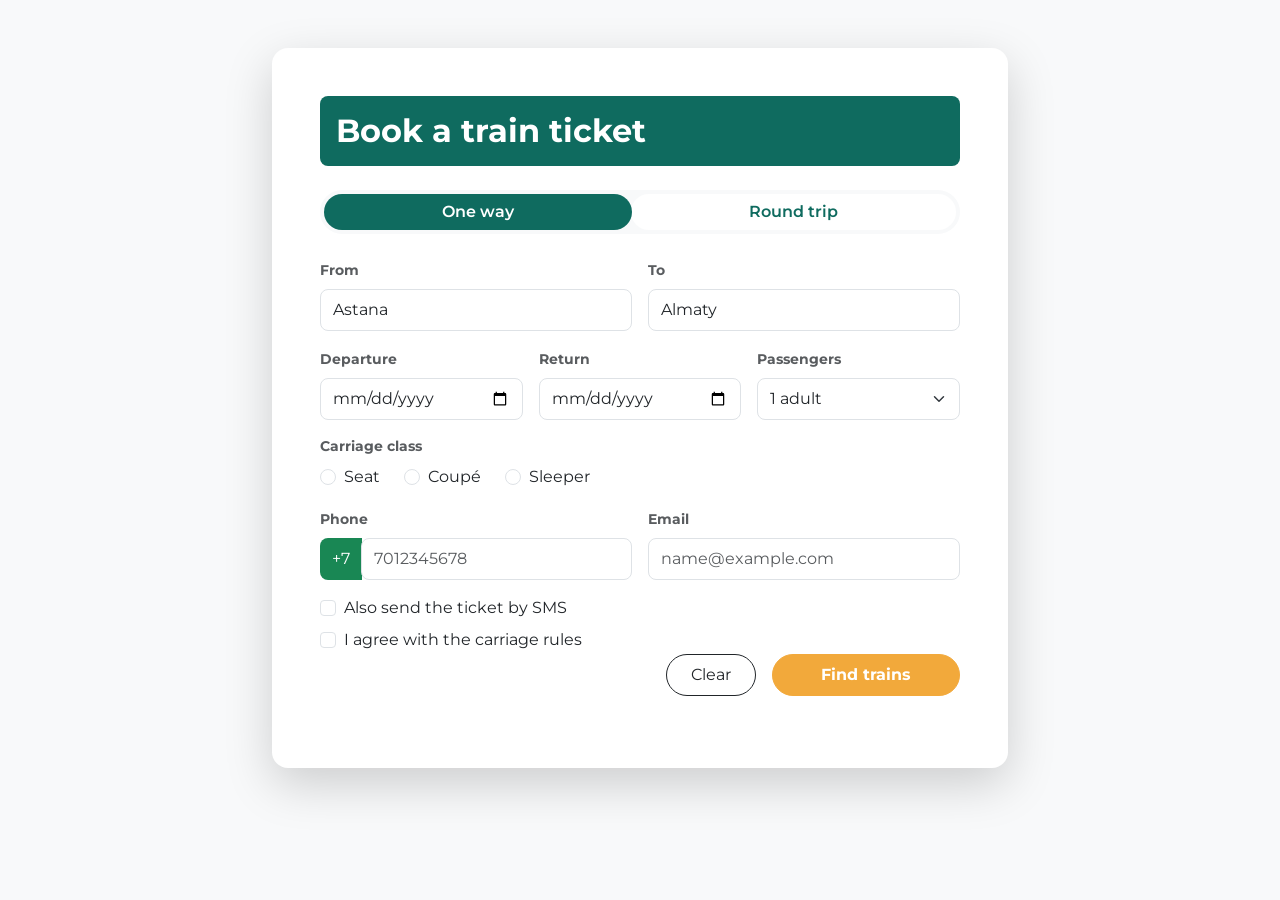
<file: index.html>
<!DOCTYPE html>
<html lang="en">
<head>
    <meta charset="UTF-8">
    <meta name="viewport" content ="width=device-width, initial-scale=1.0">
    <title>Book a train ticket</title>
    <link href="https://fonts.googleapis.com/css2?family=Montserrat:wght@400;500;600;700&display=swap" rel="stylesheet">
    <link href="https://cdn.jsdelivr.net/npm/bootstrap@5.3.3/dist/css/bootstrap.min.css" rel="stylesheet">
    <link rel="stylesheet" href="css/style.css">
</head>
<body class="bg-light py-5">
    <div class="container">
        <div class="row justify-content-center">
            <div class="col-12 col-lg-8">
                <div class="card shadow-lg border-0 p-4 p-md-5 rounded-4">
                    <h2 class="mb-4 fw-bold text-white p-3 rounded-3" style="background-color: #0F6B5F;">
                        Book a train ticket
                    </h2>
                    <form>
                        <div class="mb-4">
                            <div class="btn-group w-100 p-1 bg-light rounded-pill" role="group">
                                <input type="radio" class="btn-check" name="tripType" id="oneWay" autocomplete="off" checked>
                                <label class="btn btn-outline-success rounded-pill border-0 fw-semibold" for="oneWay"> One way</label>
                                <input type="radio" class="btn-check" name="tripType" id="roundTrip" autocomplete="off">
                                <label class="btn btn-outline-success rounded-pill border-0 fw-semibold" for="roundTrip"> Round trip</label>
                            </div>
                        </div>
                        <div class="row g-3 mb-3">
                            <div class="col-md-6">
                                <label for="fromInput" class="form-label text-muted small fw-bold">From</label>
                                <input type="text" class="form-control rounded-3 py-2" id="fromInput" value="Astana" required>
                            </div>
                            <div class="col-md-6">
                                <label for="toInput" class="form-label text-muted small fw-bold">To</label>
                                <input type="text" class="form-control rounded-3 py-2" id="toInput" value="Almaty" required>
                            </div>
                        </div>
                        <div class="row g-3 mb-3">
                            <div class="col-md-4">
                                <label for="departureInput" class="form-label text-muted small fw-bold">Departure</label>
                                <input type="date" class="form-control rounded-3 py-2" id="departureInput" required>
                            </div>
                            <div class="col-md-4">
                               <label for="returnInput" class="form-label text-muted small fw-bold">Return</label>
                                <input type="date" class="form-control rounded-3 py-2" id="returnInput">
                            </div>
                            <div class="col-md-4">
                                <label for="passengersInput" class="form-label text-muted small fw-bold">Passengers</label>
                                <select class="form-select rounded-3 py-2" id="passengerInput" required>
                                    <option value="1" selected>1 adult</option>
                                    <option value="2">2 adults</option>
                                    <option value="3">3 adults</option>
                                    <option value="4">4 adults</option>
                                    <option value="5">5 adults</option>
                                    <option value="6">6 adults</option>
                                </select>
                            </div>
                        </div>
                        <div class="mb-3">
                            <label class="form-label text-muted small fw-bold d-block">Carriage class</label>
                            <div class="d-flex gap-4">
                                <div class="form-check">
                                    <input class="form-check-input" type="radio" name="carriageClass" id="seatClass" required>
                                    <label class="form-check-label" for="seatClass">Seat</label>
                                </div>
                                <div class="form-check">
                                    <input class="form-check-input" type="radio" name="carriageClass" id="coupeClass" required>
                                    <label class="form-check-label" for="coupeClass">Coupé</label>
                                </div>
                                <div class="form-check">
                                    <input class="form-check-input" type="radio" name="carriageClass" id="sleeperClass" required>
                                    <label class="form-check-label" for="sleeperClass">Sleeper</label>
                                </div>
                            </div>
                        </div>
                        <div class="row g-3 mb-3">
                            <div class="col-md-6">
                                <label for="phoneInput" class="form-label text-muted small fw-bold">Phone</label>
                                <div class="input-group">
                                    <span class="input-group-text bg-success text-white border-0 rounded-start-3">+7</span>
                                    <input type="tel" class="form-control rounded-3 py-2" id="phoneInput" placeholder="7012345678" required>
                                </div>
                            </div>
                            <div class="col-md-6">
                                <label for="emailInput" class="form-label text-muted small fw-bold">Email</label>
                                <input type="email" class="form-control rounded-3 py-2" id="emailInput" placeholder="name@example.com" required>
                            </div>
                        </div>
                        <div class="mb-4">
                            <div class="form-check mb-2">
                                <input class="form-check-input" type="checkbox" id="smsCheck">
                                <label class="form-check-label" for="smsCheck">Also send the ticket by SMS</label>

                            </div>
                            <div class="form-check">
                                <input class="form-check-input" type="checkbox" id="rulesCheck" required>
                                <label class="form-check-label" for="rulesCheck">I agree with the carriage rules</label>

                            </div>
                            <div class="d-flex flex-column flex-md-row gap-3 justify-content-end">
                                <button type="reset" class="btn btn-outline-dark rounded-pill px-4 py-2 order-2 order-md-1">Clear</button>
                                <button type="submit" class="btn btn-warning text-white fw-bold rounded-pill px-5 py-2 order-1 order-md-2 btn-find">Find trains</button>
                            </div>
                        </div>
                    </form>
                </div>
            </div>
        </div>
    </div>
</body>
</html>
</file>
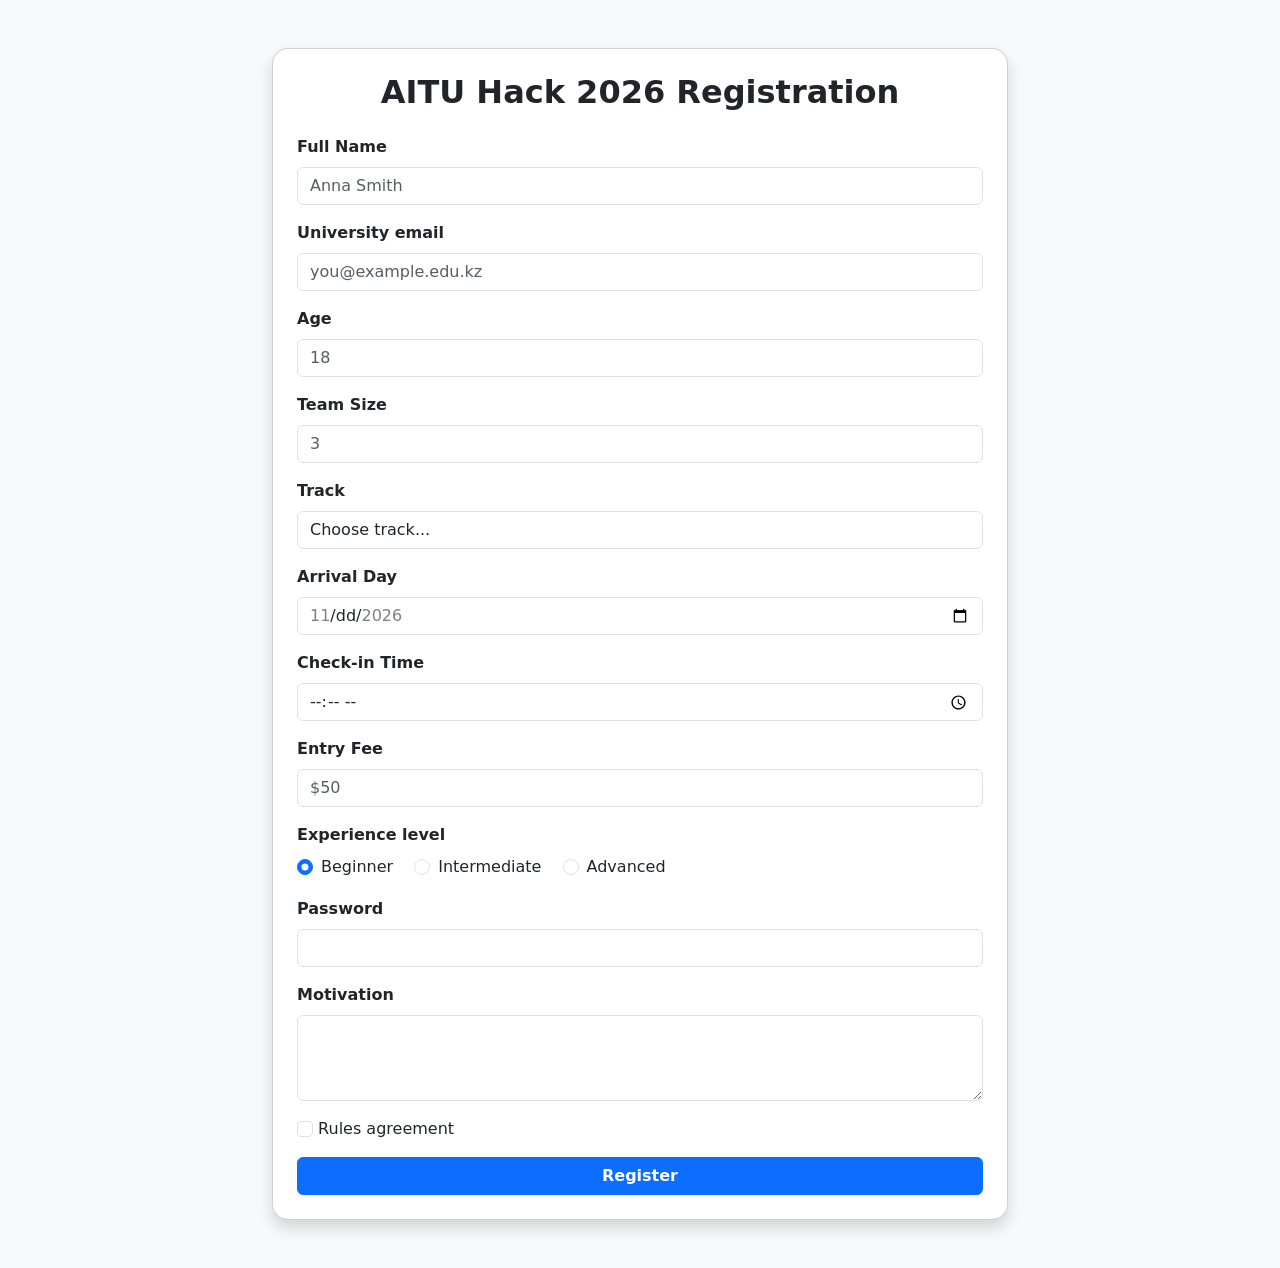
<file: task2.html>
<!DOCTYPE html>
<html lang="en">
    <meta charset="UTF-8">
    <meta name="viewport" content="width=device-width, initial-scale=1.0">
    <title>AITU Hack 2026 Registration</title>
    <link href="https://cdn.jsdelivr.net/npm/bootstrap@5.3.3/dist/css/bootstrap.min.css" rel="stylesheet">
    <style>
        input:user-invalid ~ .invalid-feedback,
        select:user-invalid ~ .invalid-feedback,
        textarea:user-invalid ~ .invalid-feedback {
            display: block;
        }
    </style>
</html>
<body class="bg-light py-5">
    <div class="container">
        <div class="row justify-content-center">
            <div class="col-12 col-md-8">
                <div class="card shadow p-4 rounded-4">
                    <h2 class="mb-4 text-center fw-bold">AITU Hack 2026 Registration</h2>
                    <form>
                        <div class="mb-3">
                            <label for="fullName" class="form-label fw-semibold">Full Name</label>
                            <input type="text" class="form-control" id="fullName" placeholder="Anna Smith" required min-length="2" max-length="40">
                            <div class="invalid-feedback">
                                Please enter your full name.
                            </div>
                        </div>
                        <div class="mb-3">
                            <label for="email" class="form-label fw-semibold">University email</label>
                            <input type="email" class="form-control" id="email" placeholder="you@example.edu.kz" required>
                            <div class="invalid-feedback">
                                Please enter a valid university email address.
                            </div>
                        </div>
                        <div class="mb-3">
                            <label for="age" class="form-label fw-semibold">Age</label>
                            <input type="number" class="form-control" id="age" placeholder="18" required min="16" max="30">
                            <div class="invalid-feedback">
                                Please enter a valid age between 16 and 30.
                            </div>
                        </div>
                        <div class="mb-3">
                            <label for="teamSize" class="form-label fw-semibold">Team Size</label>
                            <input type="number" class="form-control" id="teamSize" placeholder="3" required min="1" max="4">
                            <div class="invalid-feedback">
                                Please enter a valid team size between 1 and 4.
                            </div>
                        </div>
                        <div class="mb-3">
                            <label for="track" class="form-label fw-semibold">Track</label>
                            <select class="form-control" id="track" required>
                                <option value="" selected disabled>Choose track...</option>
                                <option value="web">Web</option>
                                <option value="mobile">Mobile</option>
                                <option value="ai">AI</option>
                                <option value="gamedev">GameDev</option>
                            </select>
                            <div class="invalid-feedback">
                                Please select a track.
                            </div>
                        </div>
                        <div class="mb-3">
                            <label for="arrivalDay" class="form-label fw-semibold">Arrival Day</label>
                            <input type="date" class="form-control" id="arrivalDay" min="2026-11-20" max="2026-11-22">
                            <div class="invalid-feedback">
                                Please select an arrival day between November 20and November 22.
                            </div>
                        </div>
                        <div class="mb-3">
                            <label for="checkInTime" class="form-label fw-semibold">Check-in Time</label>
                            <input type="time" class="form-control" id="checkInTime" min="09:00" max="18:00" step="1800" required>
                            <div class="invalid-feedback">
                                Please select a check-in time between 09:00 and 18:00.
                            </div>
                        </div>
                        <div class="mb-3">
                            <label for="entryFee" class="form-label fw-semibold">Entry Fee</label>
                            <input type="number" class="form-control" id="entryFee" placeholder="$50" min="0" max="5000" step="500" required>
                            <div class="invalid-feedback">
                                Please enter a valid entry fee.
                            </div>
                        </div>
                        <div class="mb-3">
                            <label class="form-label fw-semibold d-block">Experience level</label>
                            <div class="form-check form-check-inline">
                                <input class="form-check-input" type="radio" name="experience" id="beginner" value="beginner" checked required>
                                <label class="form-check-label" for="beginner">Beginner</label>
                            </div>
                            <div class="form-check form-check-inline">
                                <input class="form-check-input" type="radio" name="experience" id="intermediate" value="intermediate">
                                <label class="form-check-label" for="intermediate">Intermediate</label>
                            </div>
                            <div class="form-check form-check-inline">
                                <input class="form-check-input" type="radio" name="experience" id="advanced" value="advanced">
                                <label class="form-check-label" for="advanced">Advanced</label>
                            </div>
                            <div class="invalid-feedback">
                                Please select your experience level.
                            </div>
                        </div>
                        <div class="mb-3">
                            <label for="password" class="form-label fw-semibold">Password</label>
                            <input type="password" class="form-control" id="password" minlength="8" maxlength="20" required>
                            <div class="invalid-feedback">
                                Please enter a password between 8 and 20 characters.
                            </div>
                        </div>
                        <div class="mb-3">
                            <label for="motivation" class="form-label fw-semibold">Motivation</label>
                            <textarea class="form-control" id="motivation" rows="3" minlength="50" maxlength="300" required></textarea>
                            <div class="invalid-feedback">
                                Please describe your motivation.
                            </div>
                        </div>
                        <div class="mb-3">
                            <input type="checkbox" class="form-check-input" id="rules" required>
                            <label class="form-check-label" for="rules">Rules agreement</label>
                            <div class="invalid-feedback">
                                Please agree to the terms and conditions.
                            </div>
                        </div>
                        <div class="d-grid">
                            <button type="submit" class="btn btn-primary fw-semibold">Register</button>
                        </div>
                    </form>
                </div>
            </div>
        </div>
    </div>
</body>
</file>
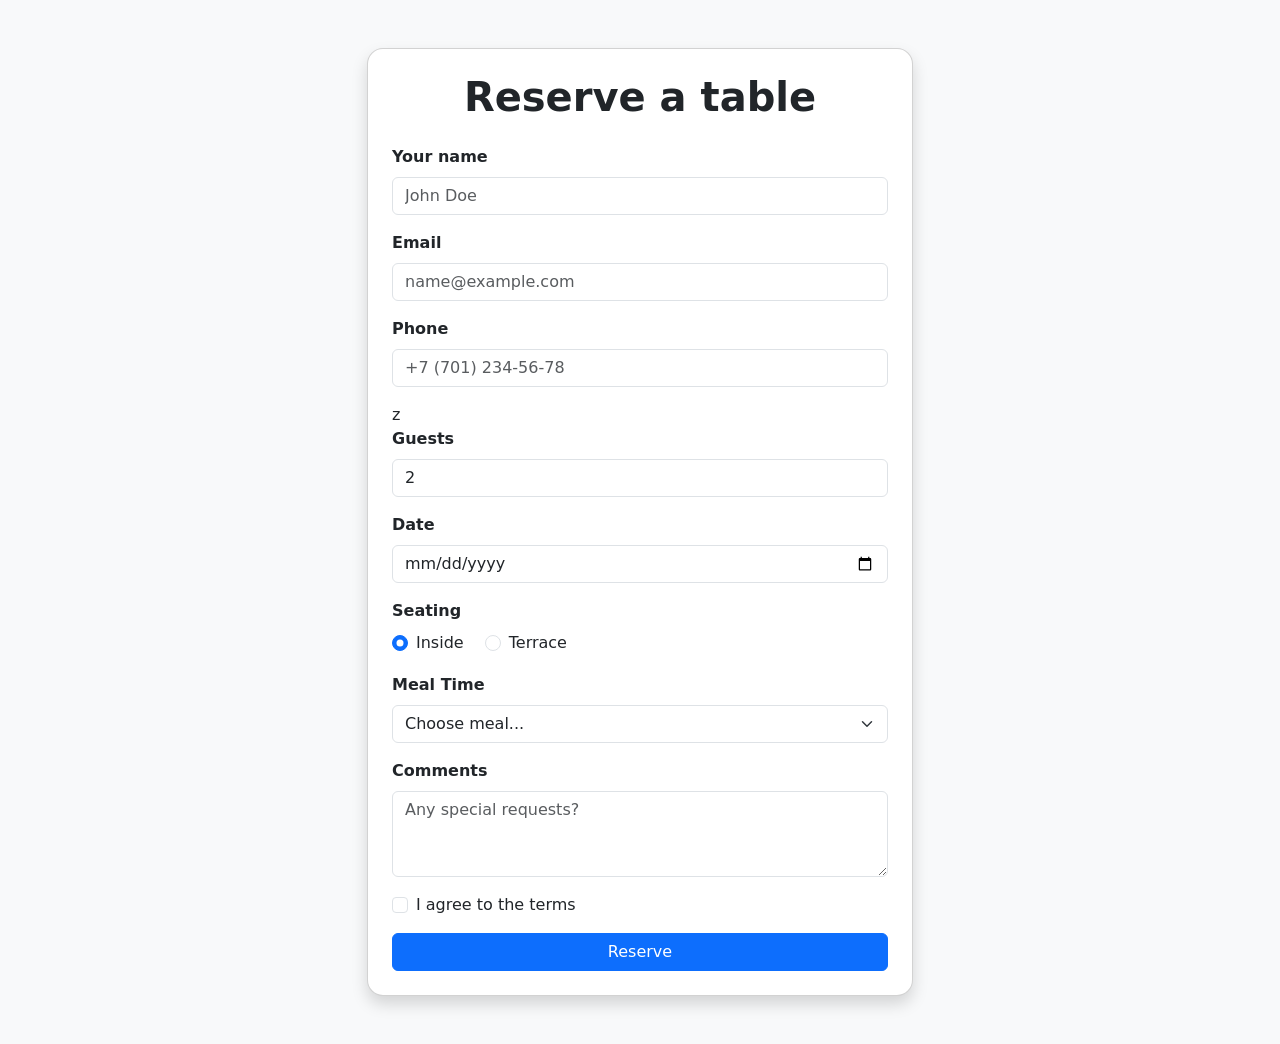
<file: task3.html>
<!DOCTYPE html>
<html lang="en">
<head>
    <meta charset="UTF-8">
    <meta name="viewport" content="width=device-width, initial-scale=1.0">
    <title>Reserve a Table</title>
    <link href="https://cdn.jsdelivr.net/npm/bootstrap@5.3.3/dist/css/bootstrap.min.css" rel="stylesheet">
</head>
<body class="bg-light py-5">
    <div class="container">
        <div class="row justify-content-center">
            <div class="col-12 col-md-8 col-lg-6">
                <div class="card shadow p-4 rounded-4">
                    <h1 class="mb-4 text-center fw-bold">Reserve a table</h1>
                    <form>
                        <div class="mb-3">
                            <label for="name" class="form-label fw-semibold">Your name</label>
                            <input type="text" class="form-control" id="name" name="name" placeholder="John Doe" required>
                        </div>
                        <div class="mb-3">
                            <label for="email" class="form-label fw-semibold">Email</label>
                            <input type="email" class="form-control" id="email" name="email" placeholder="name@example.com" required>
                        </div>
                        <div class="mb-3">
                            <label for="phone" class="form-label fw-semibold">Phone</label>
                            <input type="tel" class="form-control" id="phone" name="phone" placeholder="+7 (701) 234-56-78" required>
                        </div>z
                        <div class="mb-3">
                            <label for="guests" class="form-label fw-semibold">Guests</label>
                            <input type="number" class="form-control" id="guests" name="guests" min="1" max="10" value="2" required>
                        </div>
                        <div class="mb-3">
                            <label for="date" class="form-label fw-semibold">Date</label>
                            <input type="date" class="form-control" id="date" name="date" required>
                        </div>
                        <fieldset class="mb-3">
                            <legend class="form-label fw-semibold fs-6">Seating</legend>
                            <div class="form-check form-check-inline">
                                <input class="form-check-input" type="radio" name="seating" id="seatingInside" value="Inside" checked required>
                                <label class="form-check-label" for="seatingInside">Inside</label>
                            </div>
                            <div class="form-check form-check-inline">
                                <input class="form-check-input" type="radio" name="seating" id="seatingTerrace" value="Terrace">
                                <label class="form-check-label" for="seatingTerrace">Terrace</label>
                            </div>
                        </fieldset>
                        <div class="mb-3">
                            <label for="mealTime" class="form-label fw-semibold">Meal Time</label>
                            <select class="form-select" id="mealTime" name="mealTime" required>
                                <option value="" selected disabled>Choose meal...</option>
                                <option value="Lunch">Lunch</option>
                                <option value="Dinner">Dinner</option>
                            </select>
                        </div>
                        <div class="mb-3">
                            <label for="comments" class="form-label fw-semibold">Comments</label>
                            <textarea class="form-control" id="comments" name="comments" rows="3" placeholder="Any special requests?"></textarea>
                        </div>
                        <div class="mb-3 form-check">
                            <input type="checkbox" class="form-check-input" id="terms" name="terms" required>
                            <label class="form-check-label" for="terms">I agree to the terms</label>
                        </div>
                        <div class="d-grid">
                            <button type="submit" class="btn btn-primary">Reserve</button>
                        </div>
                    </form>
                </div>
            </div>
        </div>
    </div>
</body>
</html>
</file>
<file: css/style.css>
body {
    font-family: 'Montserrat', sans-serif;
    background-color: #F4F7F5;
}
.brand-header {
    background-color: #0F6B5F;
}
.btn-find {
    background-color: #F2A93B;
    border-color: #F2A93B;
    color: #16302B;
}
.btn-find:hover {
    background-color: #D89531;
    border-color: #D89531;
}
.btn-outline-success {
    color: #0F6B5F !important;
    background-color: #ffffff !important;
    border-color: transparent !important;
}
.btn-outline-success:hover {
    background-color: #E6EFEC !important;
    color: #0F6B5F !important;
}
.btn-check:checked + .btn-outline-success {
    background-color: #0F6B5F !important;
    color: #ffffff !important;
    border-color: #0F6B5F !important;
}
</file>
